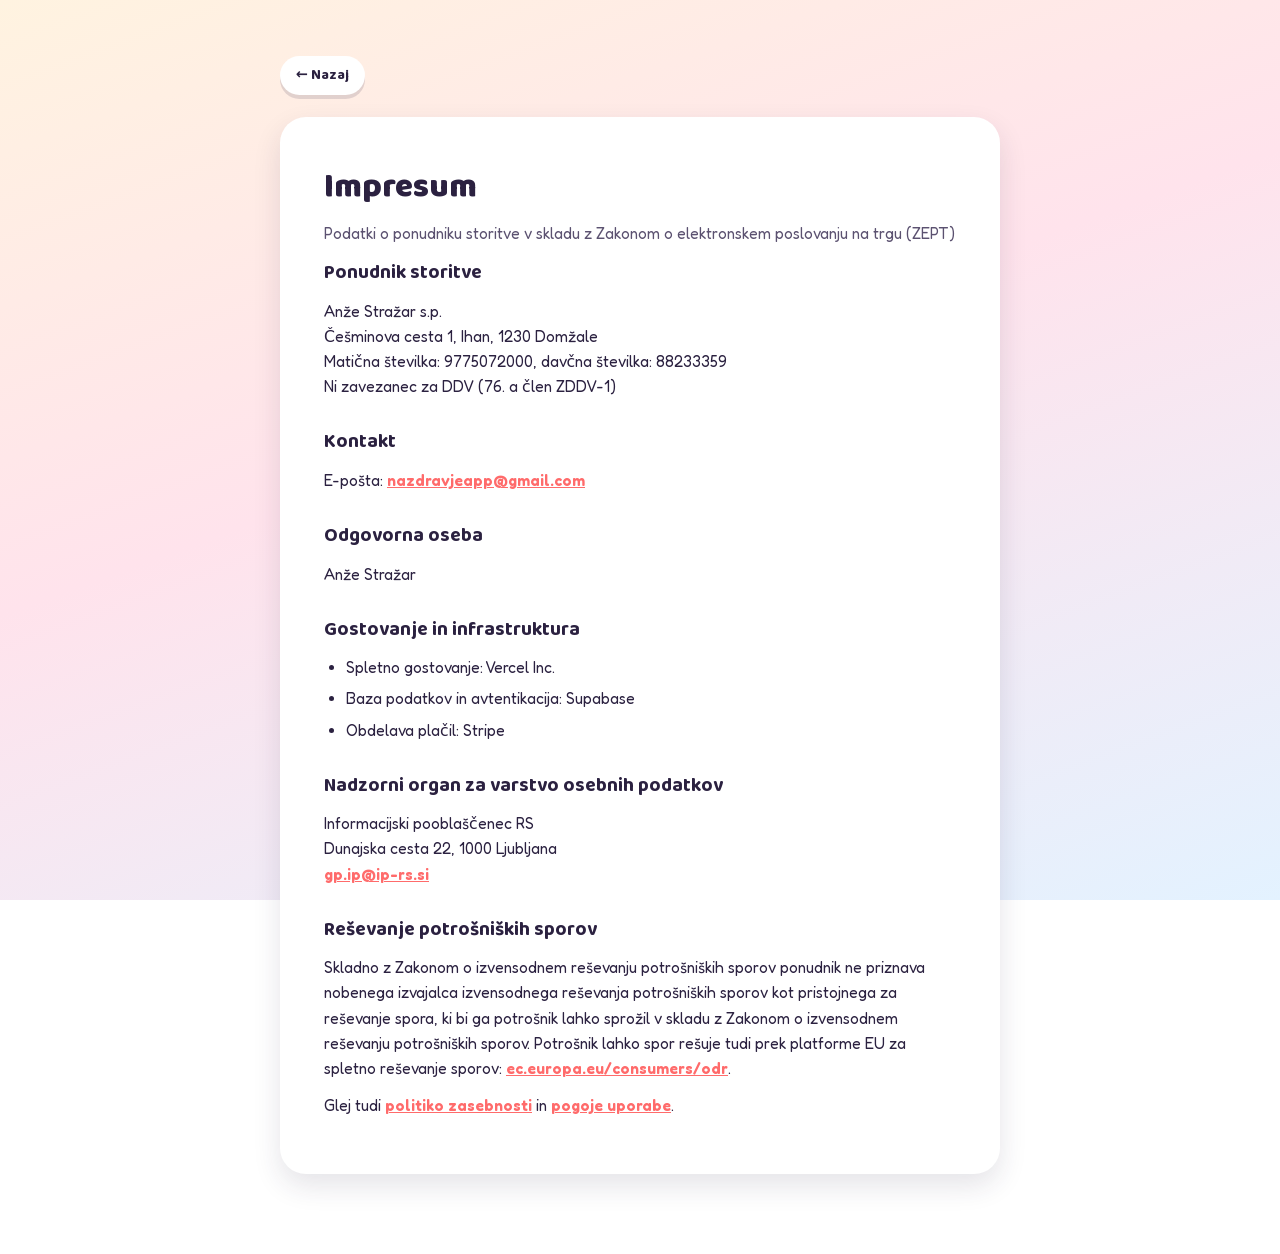
<file: impressum.html>
<!DOCTYPE html>
<html lang="sl">
<head>
  <meta charset="UTF-8" />
  <meta name="viewport" content="width=device-width, initial-scale=1.0" />
  <meta name="theme-color" content="#ff6b6b" />
  <meta name="robots" content="noindex" />
  <title>Impresum — Na Zdravje! 🍻</title>
  <link rel="icon" type="image/png" sizes="32x32" href="/img/favicon-32.png" />
  <link rel="stylesheet" href="css/fonts.css" />
  <link rel="stylesheet" href="css/legal.css" />
</head>
<body>
  <div class="legal-wrap">
    <a class="legal-back" href="landing.html">← Nazaj</a>
    <div class="legal-card">
      <h1>Impresum</h1>
      <p class="legal-updated">Podatki o ponudniku storitve v skladu z Zakonom o elektronskem
      poslovanju na trgu (ZEPT)</p>

      <h2>Ponudnik storitve</h2>
      <p>
        Anže Stražar s.p.<br>
        Češminova cesta 1, Ihan, 1230 Domžale<br>
        Matična številka: 9775072000, davčna številka: 88233359<br>
        Ni zavezanec za DDV (76. a člen ZDDV-1)
      </p>

      <h2>Kontakt</h2>
      <p>E-pošta: <a href="mailto:nazdravjeapp@gmail.com">nazdravjeapp@gmail.com</a></p>

      <h2>Odgovorna oseba</h2>
      <p>Anže Stražar</p>

      <h2>Gostovanje in infrastruktura</h2>
      <ul>
        <li>Spletno gostovanje: Vercel Inc.</li>
        <li>Baza podatkov in avtentikacija: Supabase</li>
        <li>Obdelava plačil: Stripe</li>
      </ul>

      <h2>Nadzorni organ za varstvo osebnih podatkov</h2>
      <p>Informacijski pooblaščenec RS<br>
      Dunajska cesta 22, 1000 Ljubljana<br>
      <a href="mailto:gp.ip@ip-rs.si">gp.ip@ip-rs.si</a></p>

      <h2>Reševanje potrošniških sporov</h2>
      <p>Skladno z Zakonom o izvensodnem reševanju potrošniških sporov ponudnik ne priznava
      nobenega izvajalca izvensodnega reševanja potrošniških sporov kot pristojnega za reševanje
      spora, ki bi ga potrošnik lahko sprožil v skladu z Zakonom o izvensodnem reševanju
      potrošniških sporov. Potrošnik lahko spor rešuje tudi prek platforme EU za spletno
      reševanje sporov: <a href="https://ec.europa.eu/consumers/odr" target="_blank"
      rel="noopener">ec.europa.eu/consumers/odr</a>.</p>

      <p>Glej tudi <a href="privacy.html">politiko zasebnosti</a> in
      <a href="terms.html">pogoje uporabe</a>.</p>

    </div>
  </div>
</body>
</html>
</file>
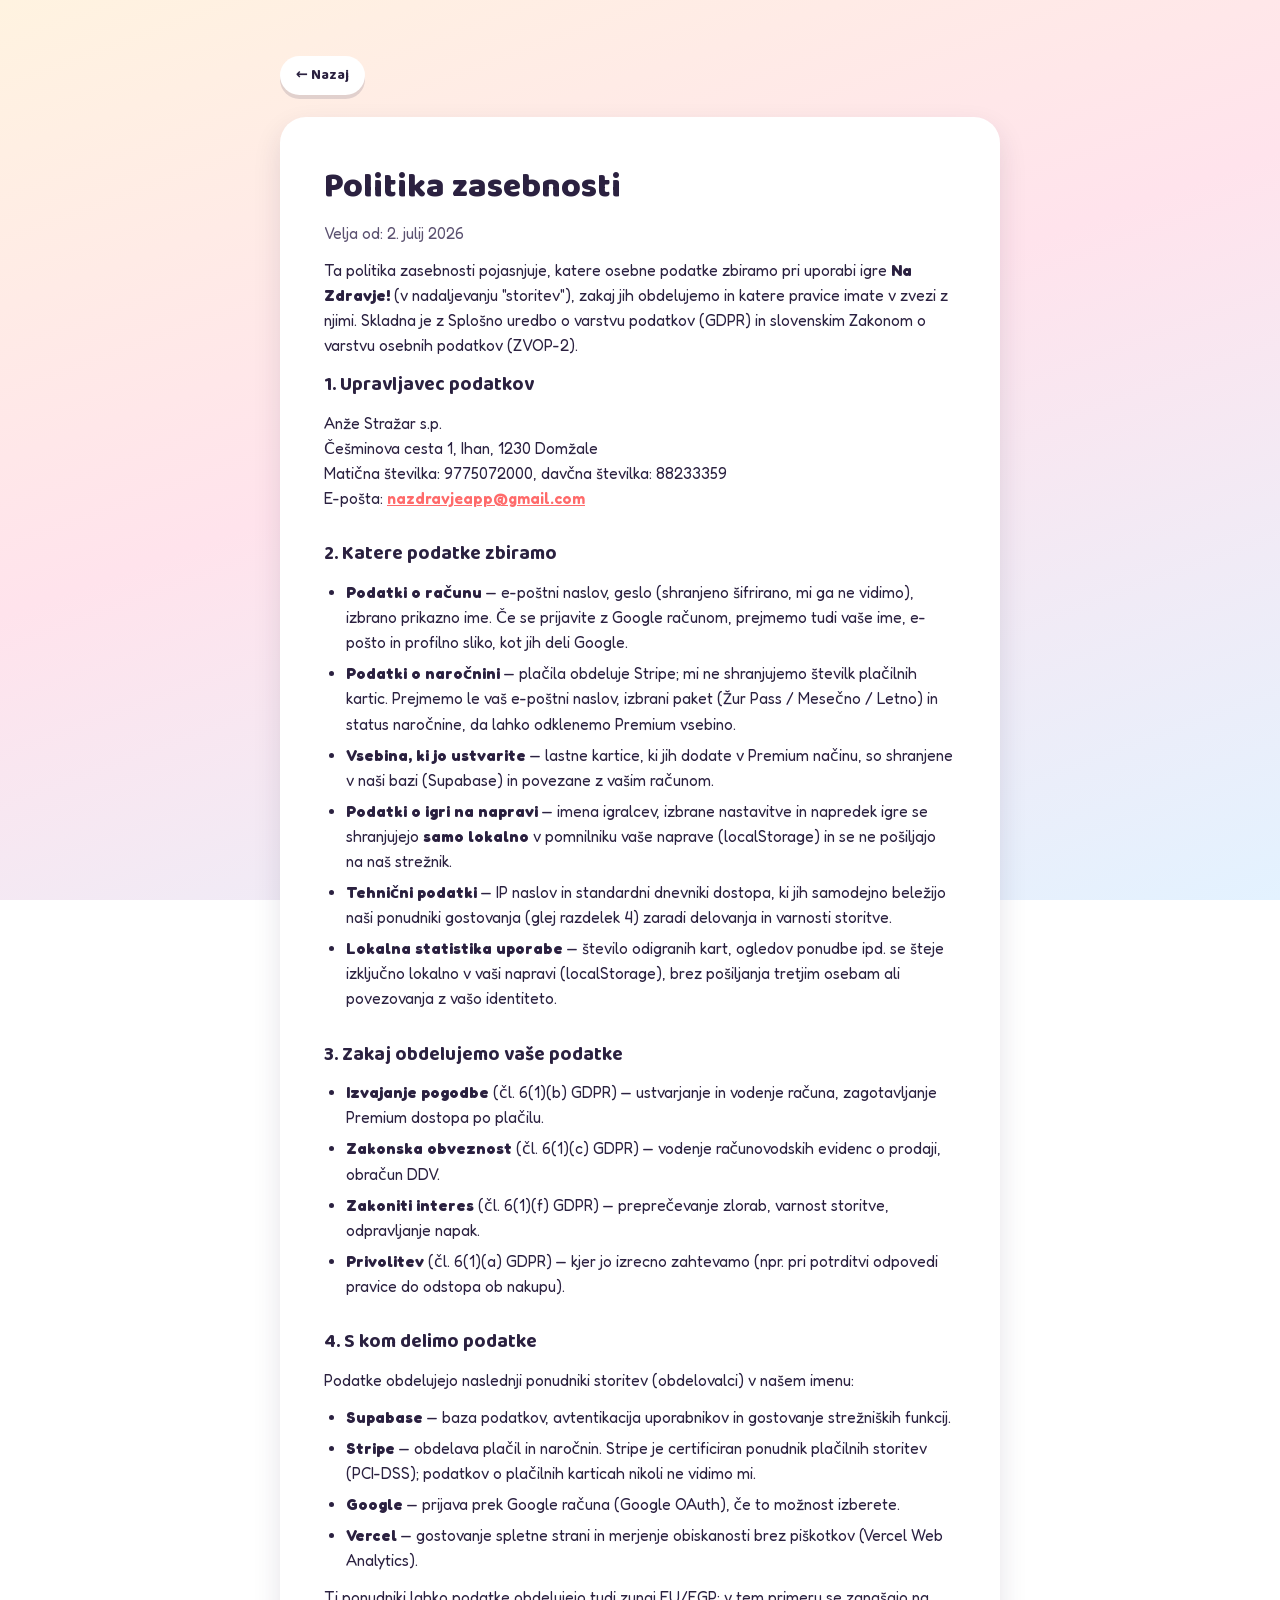
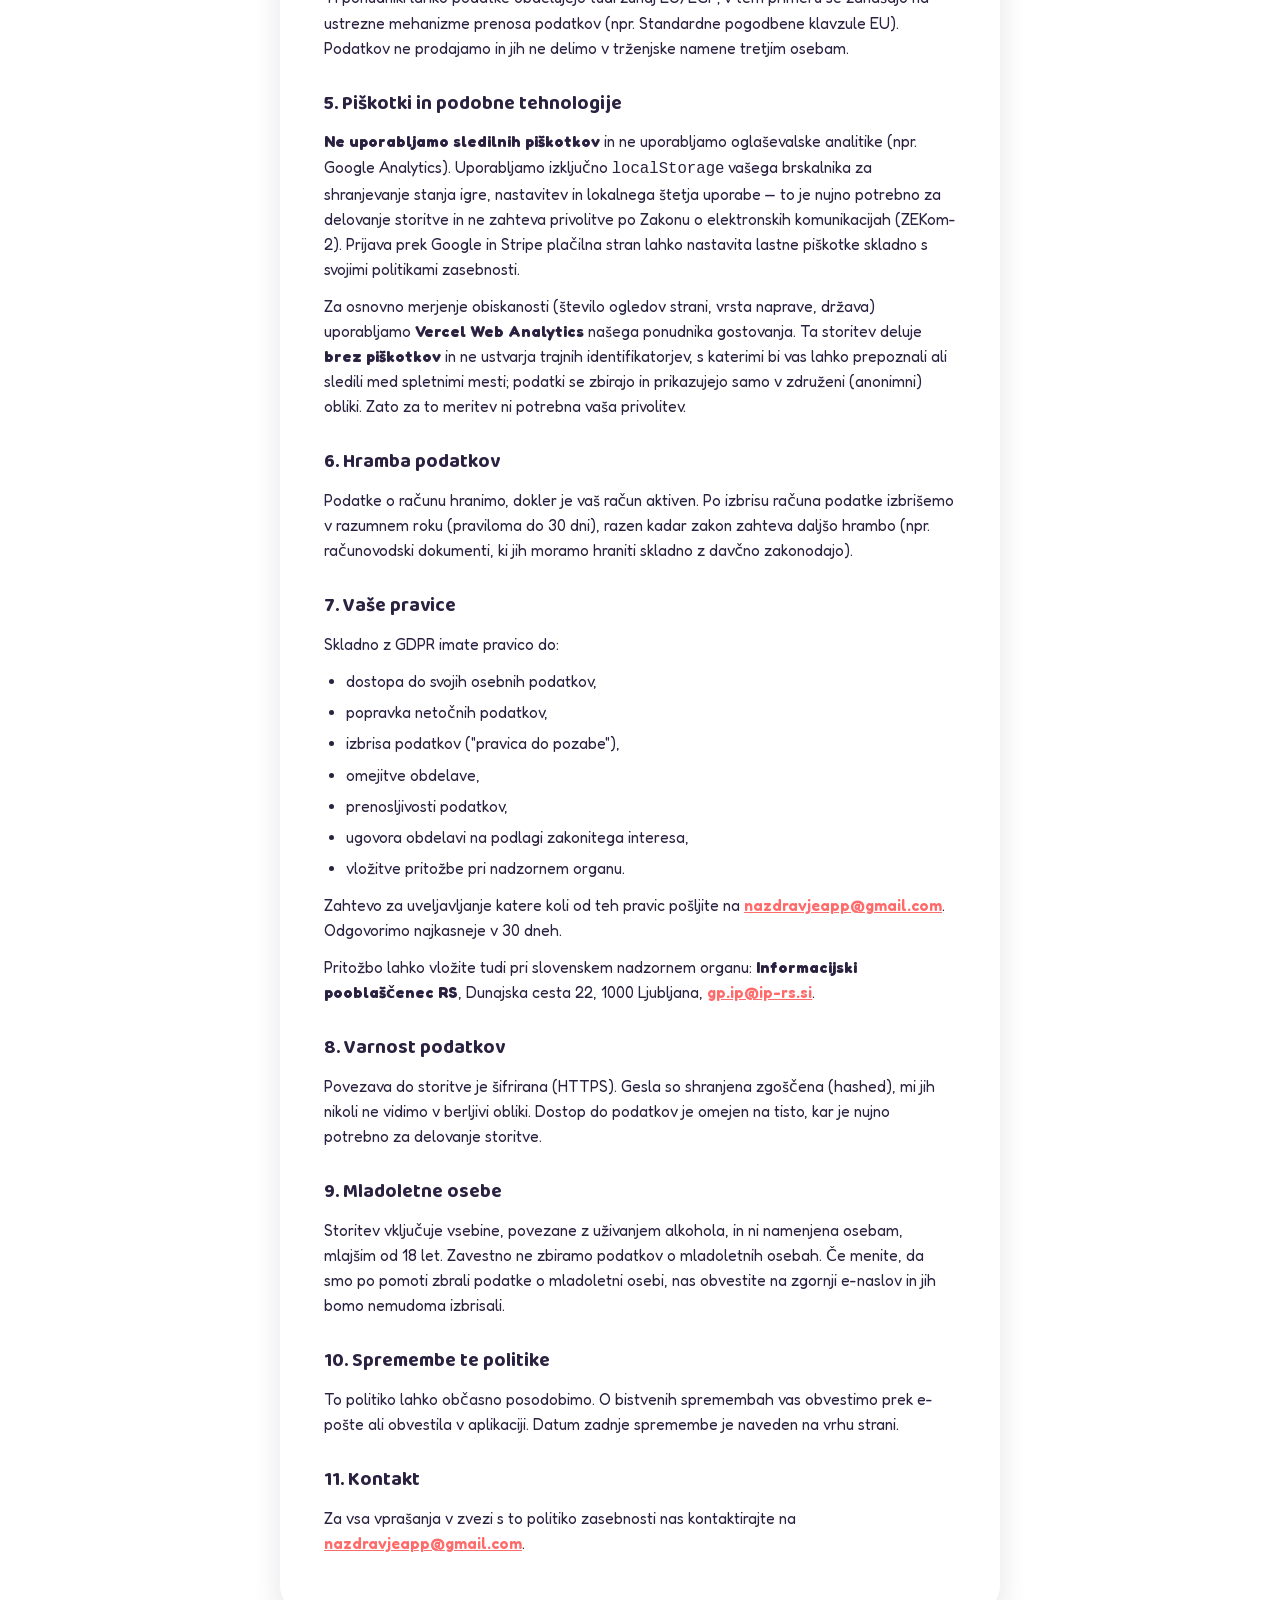
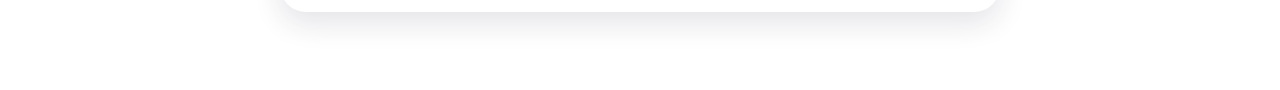
<file: privacy.html>
<!DOCTYPE html>
<html lang="sl">
<head>
  <meta charset="UTF-8" />
  <meta name="viewport" content="width=device-width, initial-scale=1.0" />
  <meta name="theme-color" content="#ff6b6b" />
  <meta name="robots" content="noindex" />
  <title>Politika zasebnosti — Na Zdravje! 🍻</title>
  <link rel="icon" type="image/png" sizes="32x32" href="/img/favicon-32.png" />
  <link rel="stylesheet" href="css/fonts.css" />
  <link rel="stylesheet" href="css/legal.css" />
</head>
<body>
  <div class="legal-wrap">
    <a class="legal-back" href="landing.html">← Nazaj</a>
    <div class="legal-card">
      <h1>Politika zasebnosti</h1>
      <p class="legal-updated">Velja od: 2. julij 2026</p>

      <p>Ta politika zasebnosti pojasnjuje, katere osebne podatke zbiramo pri uporabi igre
      <b>Na Zdravje!</b> (v nadaljevanju "storitev"), zakaj jih obdelujemo in katere pravice
      imate v zvezi z njimi. Skladna je z Splošno uredbo o varstvu podatkov (GDPR) in
      slovenskim Zakonom o varstvu osebnih podatkov (ZVOP-2).</p>

      <h2>1. Upravljavec podatkov</h2>
      <p>
        Anže Stražar s.p.<br>
        Češminova cesta 1, Ihan, 1230 Domžale<br>
        Matična številka: 9775072000, davčna številka: 88233359<br>
        E-pošta: <a href="mailto:nazdravjeapp@gmail.com">nazdravjeapp@gmail.com</a>
      </p>

      <h2>2. Katere podatke zbiramo</h2>
      <ul>
        <li><b>Podatki o računu</b> — e-poštni naslov, geslo (shranjeno šifrirano, mi ga ne vidimo), izbrano prikazno ime. Če se prijavite z Google računom, prejmemo tudi vaše ime, e-pošto in profilno sliko, kot jih deli Google.</li>
        <li><b>Podatki o naročnini</b> — plačila obdeluje Stripe; mi ne shranjujemo številk plačilnih kartic. Prejmemo le vaš e-poštni naslov, izbrani paket (Žur Pass / Mesečno / Letno) in status naročnine, da lahko odklenemo Premium vsebino.</li>
        <li><b>Vsebina, ki jo ustvarite</b> — lastne kartice, ki jih dodate v Premium načinu, so shranjene v naši bazi (Supabase) in povezane z vašim računom.</li>
        <li><b>Podatki o igri na napravi</b> — imena igralcev, izbrane nastavitve in napredek igre se shranjujejo <b>samo lokalno</b> v pomnilniku vaše naprave (localStorage) in se ne pošiljajo na naš strežnik.</li>
        <li><b>Tehnični podatki</b> — IP naslov in standardni dnevniki dostopa, ki jih samodejno beležijo naši ponudniki gostovanja (glej razdelek 4) zaradi delovanja in varnosti storitve.</li>
        <li><b>Lokalna statistika uporabe</b> — število odigranih kart, ogledov ponudbe ipd. se šteje izključno lokalno v vaši napravi (localStorage), brez pošiljanja tretjim osebam ali povezovanja z vašo identiteto.</li>
      </ul>

      <h2>3. Zakaj obdelujemo vaše podatke</h2>
      <ul>
        <li><b>Izvajanje pogodbe</b> (čl. 6(1)(b) GDPR) — ustvarjanje in vodenje računa, zagotavljanje Premium dostopa po plačilu.</li>
        <li><b>Zakonska obveznost</b> (čl. 6(1)(c) GDPR) — vodenje računovodskih evidenc o prodaji, obračun DDV.</li>
        <li><b>Zakoniti interes</b> (čl. 6(1)(f) GDPR) — preprečevanje zlorab, varnost storitve, odpravljanje napak.</li>
        <li><b>Privolitev</b> (čl. 6(1)(a) GDPR) — kjer jo izrecno zahtevamo (npr. pri potrditvi odpovedi pravice do odstopa ob nakupu).</li>
      </ul>

      <h2>4. S kom delimo podatke</h2>
      <p>Podatke obdelujejo naslednji ponudniki storitev (obdelovalci) v našem imenu:</p>
      <ul>
        <li><b>Supabase</b> — baza podatkov, avtentikacija uporabnikov in gostovanje strežniških funkcij.</li>
        <li><b>Stripe</b> — obdelava plačil in naročnin. Stripe je certificiran ponudnik plačilnih storitev (PCI-DSS); podatkov o plačilnih karticah nikoli ne vidimo mi.</li>
        <li><b>Google</b> — prijava prek Google računa (Google OAuth), če to možnost izberete.</li>
        <li><b>Vercel</b> — gostovanje spletne strani in merjenje obiskanosti brez piškotkov (Vercel Web Analytics).</li>
      </ul>
      <p>Ti ponudniki lahko podatke obdelujejo tudi zunaj EU/EGP; v tem primeru se zanašajo na
      ustrezne mehanizme prenosa podatkov (npr. Standardne pogodbene klavzule EU). Podatkov ne
      prodajamo in jih ne delimo v trženjske namene tretjim osebam.</p>

      <h2>5. Piškotki in podobne tehnologije</h2>
      <p><b>Ne uporabljamo sledilnih piškotkov</b> in ne uporabljamo oglaševalske analitike
      (npr. Google Analytics). Uporabljamo izključno <code>localStorage</code> vašega brskalnika
      za shranjevanje stanja igre, nastavitev in lokalnega štetja uporabe — to je nujno potrebno
      za delovanje storitve in ne zahteva privolitve po Zakonu o elektronskih komunikacijah
      (ZEKom-2). Prijava prek Google in Stripe plačilna stran lahko nastavita lastne piškotke
      skladno s svojimi politikami zasebnosti.</p>
      <p>Za osnovno merjenje obiskanosti (število ogledov strani, vrsta naprave, država)
      uporabljamo <b>Vercel Web Analytics</b> našega ponudnika gostovanja. Ta storitev deluje
      <b>brez piškotkov</b> in ne ustvarja trajnih identifikatorjev, s katerimi bi vas lahko
      prepoznali ali sledili med spletnimi mesti; podatki se zbirajo in prikazujejo samo v
      združeni (anonimni) obliki. Zato za to meritev ni potrebna vaša privolitev.</p>

      <h2>6. Hramba podatkov</h2>
      <p>Podatke o računu hranimo, dokler je vaš račun aktiven. Po izbrisu računa podatke
      izbrišemo v razumnem roku (praviloma do 30 dni), razen kadar zakon zahteva daljšo hrambo
      (npr. računovodski dokumenti, ki jih moramo hraniti skladno z davčno zakonodajo).</p>

      <h2>7. Vaše pravice</h2>
      <p>Skladno z GDPR imate pravico do:</p>
      <ul>
        <li>dostopa do svojih osebnih podatkov,</li>
        <li>popravka netočnih podatkov,</li>
        <li>izbrisa podatkov ("pravica do pozabe"),</li>
        <li>omejitve obdelave,</li>
        <li>prenosljivosti podatkov,</li>
        <li>ugovora obdelavi na podlagi zakonitega interesa,</li>
        <li>vložitve pritožbe pri nadzornem organu.</li>
      </ul>
      <p>Zahtevo za uveljavljanje katere koli od teh pravic pošljite na
      <a href="mailto:nazdravjeapp@gmail.com">nazdravjeapp@gmail.com</a>. Odgovorimo najkasneje
      v 30 dneh.</p>
      <p>Pritožbo lahko vložite tudi pri slovenskem nadzornem organu: <b>Informacijski
      pooblaščenec RS</b>, Dunajska cesta 22, 1000 Ljubljana, <a href="mailto:gp.ip@ip-rs.si">gp.ip@ip-rs.si</a>.</p>

      <h2>8. Varnost podatkov</h2>
      <p>Povezava do storitve je šifrirana (HTTPS). Gesla so shranjena zgoščena (hashed), mi jih
      nikoli ne vidimo v berljivi obliki. Dostop do podatkov je omejen na tisto, kar je nujno
      potrebno za delovanje storitve.</p>

      <h2>9. Mladoletne osebe</h2>
      <p>Storitev vključuje vsebine, povezane z uživanjem alkohola, in ni namenjena osebam,
      mlajšim od 18 let. Zavestno ne zbiramo podatkov o mladoletnih osebah. Če menite, da smo
      po pomoti zbrali podatke o mladoletni osebi, nas obvestite na zgornji e-naslov in jih bomo
      nemudoma izbrisali.</p>

      <h2>10. Spremembe te politike</h2>
      <p>To politiko lahko občasno posodobimo. O bistvenih spremembah vas obvestimo prek
      e-pošte ali obvestila v aplikaciji. Datum zadnje spremembe je naveden na vrhu strani.</p>

      <h2>11. Kontakt</h2>
      <p>Za vsa vprašanja v zvezi s to politiko zasebnosti nas kontaktirajte na
      <a href="mailto:nazdravjeapp@gmail.com">nazdravjeapp@gmail.com</a>.</p>

    </div>
  </div>
</body>
</html>
</file>
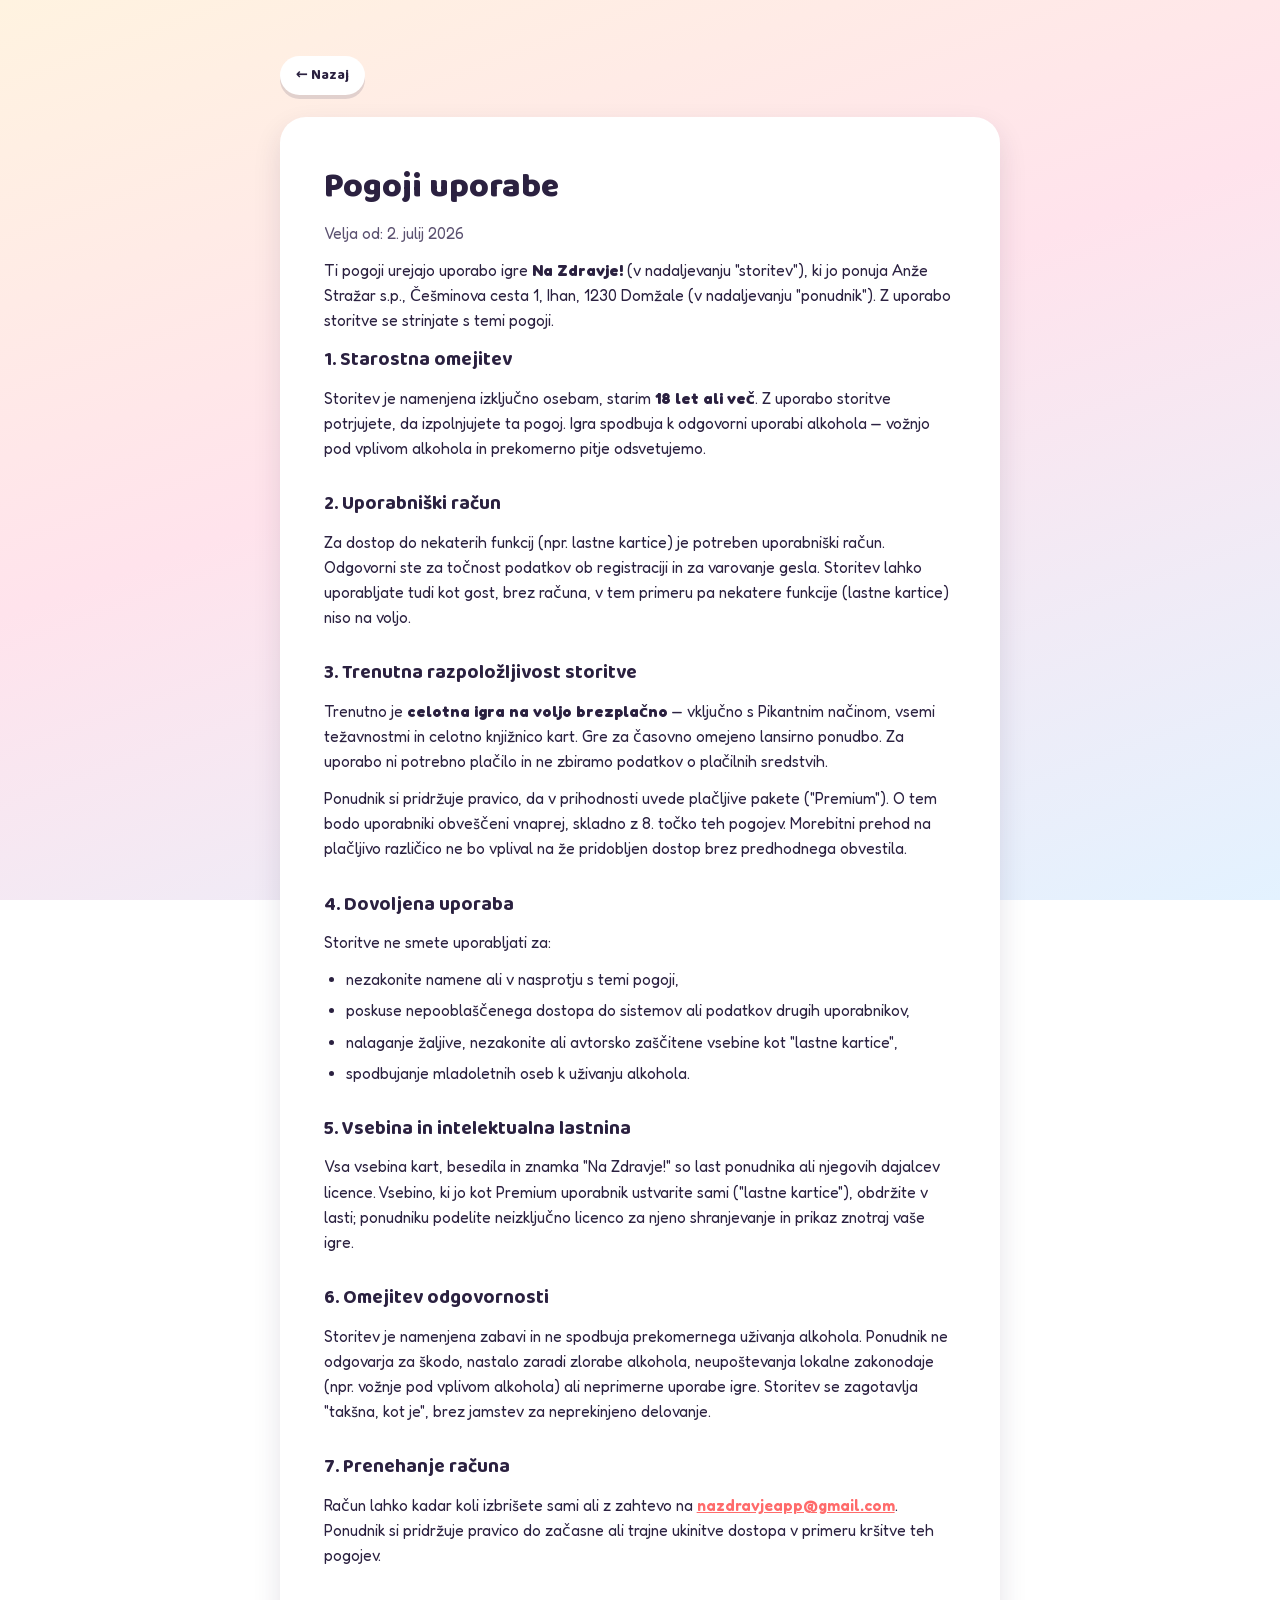
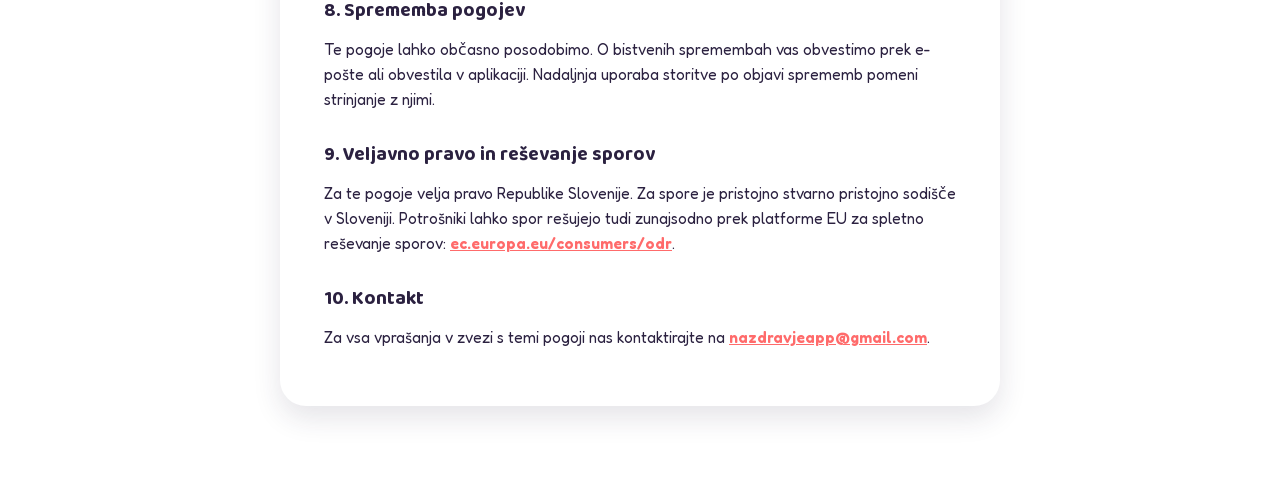
<file: terms.html>
<!DOCTYPE html>
<html lang="sl">
<head>
  <meta charset="UTF-8" />
  <meta name="viewport" content="width=device-width, initial-scale=1.0" />
  <meta name="theme-color" content="#ff6b6b" />
  <meta name="robots" content="noindex" />
  <title>Pogoji uporabe — Na Zdravje! 🍻</title>
  <link rel="icon" type="image/png" sizes="32x32" href="/img/favicon-32.png" />
  <link rel="stylesheet" href="css/fonts.css" />
  <link rel="stylesheet" href="css/legal.css" />
</head>
<body>
  <div class="legal-wrap">
    <a class="legal-back" href="landing.html">← Nazaj</a>
    <div class="legal-card">
      <h1>Pogoji uporabe</h1>
      <p class="legal-updated">Velja od: 2. julij 2026</p>

      <p>Ti pogoji urejajo uporabo igre <b>Na Zdravje!</b> (v nadaljevanju "storitev"), ki jo
      ponuja Anže Stražar s.p., Češminova cesta 1, Ihan, 1230 Domžale (v
      nadaljevanju "ponudnik"). Z uporabo storitve se strinjate s temi pogoji.</p>

      <h2>1. Starostna omejitev</h2>
      <p>Storitev je namenjena izključno osebam, starim <b>18 let ali več</b>. Z uporabo
      storitve potrjujete, da izpolnjujete ta pogoj. Igra spodbuja k odgovorni uporabi alkohola
      — vožnjo pod vplivom alkohola in prekomerno pitje odsvetujemo.</p>

      <h2>2. Uporabniški račun</h2>
      <p>Za dostop do nekaterih funkcij (npr. lastne kartice) je potreben uporabniški račun.
      Odgovorni ste za točnost podatkov ob registraciji in za varovanje gesla. Storitev lahko
      uporabljate tudi kot gost, brez računa, v tem primeru pa nekatere funkcije (lastne
      kartice) niso na voljo.</p>

      <h2>3. Trenutna razpoložljivost storitve</h2>
      <p>Trenutno je <b>celotna igra na voljo brezplačno</b> — vključno s Pikantnim načinom, vsemi
      težavnostmi in celotno knjižnico kart. Gre za časovno omejeno lansirno ponudbo. Za uporabo
      ni potrebno plačilo in ne zbiramo podatkov o plačilnih sredstvih.</p>
      <p>Ponudnik si pridržuje pravico, da v prihodnosti uvede plačljive pakete ("Premium"). O
      tem bodo uporabniki obveščeni vnaprej, skladno z 8. točko teh pogojev. Morebitni prehod na
      plačljivo različico ne bo vplival na že pridobljen dostop brez predhodnega obvestila.</p>

      <!-- ============================================================
           PLAČLJIVA RAZLIČICA — začasno skrito med brezplačnim zagonom.
           Ob ponovni uvedbi plačil odkomentiraj spodnje razdelke (in
           preštevilči razdelke od 4 naprej), ter v js/entitlement.js
           nastavi FREE_LAUNCH_MODE = false.
           ============================================================
      <h2>3. Brezplačna in plačljiva različica</h2>
      <p>Osnovna (Klasično) različica igre je brezplačna, z omejenim naborom kart. Plačljiva
      naročnina ("Premium") odklene način Pikantno, vse težavnosti in celotno knjižnico kart, v
      naslednjih paketih:</p>
      <ul>
        <li><b>Žur Pass</b> — časovno omejen dostop za 48 ur, enkratno plačilo.</li>
        <li><b>Mesečno</b> — mesečna naročnina s samodejnim podaljševanjem.</li>
        <li><b>Letno</b> — letna naročnina s samodejnim podaljševanjem.</li>
      </ul>

      <h2>4. Cene in plačilo</h2>
      <p>Cene so izražene v evrih (EUR). Ponudnik ni zavezanec za DDV (76. a člen ZDDV-1),
      zato DDV ni obračunan in prikazane cene predstavljajo končni znesek za plačilo. Plačila
      obdeluje tretji ponudnik plačilnih storitev, Stripe. S klikom na gumb za nakup boste
      preusmerjeni na varno plačilno stran Stripe.</p>

      <h2>5. Samodejno podaljševanje naročnine</h2>
      <p>Naročnini Mesečno in Letno se ob poteku obdobja samodejno podaljšata, razen če jih
      pred iztekom tekočega obdobja prekličete. Žur Pass se ne podaljšuje samodejno in preneha
      veljati po 48 urah. Naročnino lahko kadar koli prekličete s pisno zahtevo na
      <a href="mailto:nazdravjeapp@gmail.com">nazdravjeapp@gmail.com</a>; preklic prepreči naslednje
      samodejno plačilo, dostop pa ostane aktiven do konca že plačanega obdobja.</p>

      <h2>6. Pravica do odstopa od pogodbe (14 dni)</h2>
      <p>V skladu z Zakonom o varstvu potrošnikov (ZVPot-1) imate pri nakupih na daljavo
      praviloma pravico, da v 14 dneh od sklenitve pogodbe odstopite od nje brez navedbe
      razloga. Ker gre pri naši storitvi za <b>digitalno vsebino, ki se ne dobavi na fizičnem
      nosilcu podatkov</b>, ta pravica preneha veljati v trenutku, ko:</p>
      <ul>
        <li>izrecno privolite, da se z izvajanjem storitve (odklepom Premium vsebine) začne
        pred potekom 14-dnevnega roka za odstop, in</li>
        <li>potrdite, da s tem soglasjem izgubite pravico do odstopa od pogodbe.</li>
      </ul>
      <p>To privolitev izrecno potrdite pred vsakim nakupom, preden vas preusmerimo na plačilno
      stran. Ne glede na navedeno obdržite vse zakonsko določene pravice v primeru, da storitev
      ni skladna s temi pogoji (npr. Premium vsebina po plačilu ni dostopna zaradi napake na
      naši strani) — v tem primeru nas kontaktirajte na spodnji e-naslov.</p>

      <h2>7. Vračila</h2>
      <p>Ker s privolitvijo iz 6. točke izgubite pravico do odstopa, vračila po uspešno
      izvedenem nakupu praviloma niso mogoča. Kljub temu vas v primeru napačno zaračunanega
      zneska, podvojenega plačila ali tehnične napake, zaradi katere Premium vsebina ni bila
      dostopna, prosimo, da nas kontaktirate na
      <a href="mailto:nazdravjeapp@gmail.com">nazdravjeapp@gmail.com</a> — take primere
      obravnavamo posamično.</p>
           ============================================================ -->

      <h2>4. Dovoljena uporaba</h2>
      <p>Storitve ne smete uporabljati za:</p>
      <ul>
        <li>nezakonite namene ali v nasprotju s temi pogoji,</li>
        <li>poskuse nepooblaščenega dostopa do sistemov ali podatkov drugih uporabnikov,</li>
        <li>nalaganje žaljive, nezakonite ali avtorsko zaščitene vsebine kot "lastne kartice",</li>
        <li>spodbujanje mladoletnih oseb k uživanju alkohola.</li>
      </ul>

      <h2>5. Vsebina in intelektualna lastnina</h2>
      <p>Vsa vsebina kart, besedila in znamka "Na Zdravje!" so last ponudnika ali njegovih
      dajalcev licence. Vsebino, ki jo kot Premium uporabnik ustvarite sami ("lastne kartice"),
      obdržite v lasti; ponudniku podelite neizključno licenco za njeno shranjevanje in prikaz
      znotraj vaše igre.</p>

      <h2>6. Omejitev odgovornosti</h2>
      <p>Storitev je namenjena zabavi in ne spodbuja prekomernega uživanja alkohola. Ponudnik ne
      odgovarja za škodo, nastalo zaradi zlorabe alkohola, neupoštevanja lokalne zakonodaje
      (npr. vožnje pod vplivom alkohola) ali neprimerne uporabe igre. Storitev se zagotavlja
      "takšna, kot je", brez jamstev za neprekinjeno delovanje.</p>

      <h2>7. Prenehanje računa</h2>
      <p>Račun lahko kadar koli izbrišete sami ali z zahtevo na
      <a href="mailto:nazdravjeapp@gmail.com">nazdravjeapp@gmail.com</a>. Ponudnik si pridržuje
      pravico do začasne ali trajne ukinitve dostopa v primeru kršitve teh pogojev.</p>

      <h2>8. Sprememba pogojev</h2>
      <p>Te pogoje lahko občasno posodobimo. O bistvenih spremembah vas obvestimo prek e-pošte
      ali obvestila v aplikaciji. Nadaljnja uporaba storitve po objavi sprememb pomeni strinjanje
      z njimi.</p>

      <h2>9. Veljavno pravo in reševanje sporov</h2>
      <p>Za te pogoje velja pravo Republike Slovenije. Za spore je pristojno stvarno pristojno
      sodišče v Sloveniji. Potrošniki lahko spor rešujejo tudi zunajsodno prek platforme EU za
      spletno reševanje sporov:
      <a href="https://ec.europa.eu/consumers/odr" target="_blank" rel="noopener">ec.europa.eu/consumers/odr</a>.</p>

      <h2>10. Kontakt</h2>
      <p>Za vsa vprašanja v zvezi s temi pogoji nas kontaktirajte na
      <a href="mailto:nazdravjeapp@gmail.com">nazdravjeapp@gmail.com</a>.</p>

    </div>
  </div>
</body>
</html>
</file>
<file: css/fonts.css>
/* ===========================================================
   fonts.css — self-hosted Fredoka + Baloo 2 (was Google Fonts CDN).
   Loading fonts directly from fonts.googleapis.com/fonts.gstatic.com
   sends every visitor's IP to Google before consent, which is a
   flagged GDPR/ePrivacy issue in the EU. Self-hosting removes that
   third-party request entirely — same files, no external call.
   =========================================================== */

@font-face {
  font-family: 'Fredoka';
  font-style: normal;
  font-weight: 400 700;
  font-display: swap;
  src: url('../fonts/fredoka-latin.woff2') format('woff2');
  unicode-range: U+0000-00FF, U+0131, U+0152-0153, U+02BB-02BC, U+02C6, U+02DA, U+02DC, U+0304, U+0308, U+0329, U+2000-206F, U+20AC, U+2122, U+2191, U+2193, U+2212, U+2215, U+FEFF, U+FFFD;
}
@font-face {
  font-family: 'Fredoka';
  font-style: normal;
  font-weight: 400 700;
  font-display: swap;
  src: url('../fonts/fredoka-latin-ext.woff2') format('woff2');
  unicode-range: U+0100-02BA, U+02BD-02C5, U+02C7-02CC, U+02CE-02D7, U+02DD-02FF, U+0304, U+0308, U+0329, U+1D00-1DBF, U+1E00-1E9F, U+1EF2-1EFF, U+2020, U+20A0-20AB, U+20AD-20C0, U+2113, U+2C60-2C7F, U+A720-A7FF;
}

@font-face {
  font-family: 'Baloo 2';
  font-style: normal;
  font-weight: 600 800;
  font-display: swap;
  src: url('../fonts/baloo2-latin.woff2') format('woff2');
  unicode-range: U+0000-00FF, U+0131, U+0152-0153, U+02BB-02BC, U+02C6, U+02DA, U+02DC, U+0304, U+0308, U+0329, U+2000-206F, U+20AC, U+2122, U+2191, U+2193, U+2212, U+2215, U+FEFF, U+FFFD;
}
@font-face {
  font-family: 'Baloo 2';
  font-style: normal;
  font-weight: 600 800;
  font-display: swap;
  src: url('../fonts/baloo2-latin-ext.woff2') format('woff2');
  unicode-range: U+0100-02BA, U+02BD-02C5, U+02C7-02CC, U+02CE-02D7, U+02DD-02FF, U+0304, U+0308, U+0329, U+1D00-1DBF, U+1E00-1E9F, U+1EF2-1EFF, U+2020, U+20A0-20AB, U+20AD-20C0, U+2113, U+2C60-2C7F, U+A720-A7FF;
}
</file>
<file: css/legal.css>
/* ===========================================================
   legal.css — shared layout for privacy / terms / impressum pages.
   Same brand tokens as landing.css, kept standalone (no dependency
   on landing.css) since these are simple document pages.
   =========================================================== */

:root {
  --coral:       #ff6b6b;
  --ink:         #2b2140;
  --ink-soft:    #5b5170;
  --cream:       #fff8f0;
  --white:       #ffffff;
  --font-display:"Baloo 2", system-ui, sans-serif;
  --font-body:   "Fredoka", system-ui, sans-serif;
  --radius:      18px;
  --radius-lg:   26px;
}

* { box-sizing: border-box; }
body {
  margin: 0;
  font-family: var(--font-body);
  color: var(--ink);
  background: linear-gradient(160deg, #fff3e0 0%, #ffe3ec 45%, #e3f2ff 100%);
  background-attachment: fixed;
  line-height: 1.6;
}

.legal-wrap {
  max-width: 760px;
  margin: 0 auto;
  padding: clamp(24px, 5vw, 56px) 20px 80px;
}

.legal-back {
  display: inline-flex;
  align-items: center;
  gap: 6px;
  font-family: var(--font-display);
  font-weight: 700;
  color: var(--ink);
  text-decoration: none;
  background: var(--white);
  border-radius: 999px;
  padding: 8px 16px;
  box-shadow: 0 4px 0 rgba(43,33,64,.14);
  font-size: .9rem;
}

.legal-card {
  background: var(--white);
  border-radius: var(--radius-lg);
  box-shadow: 0 12px 28px rgba(43,33,64,.12);
  padding: clamp(22px, 5vw, 44px);
  margin-top: 22px;
}

.legal-card h1 {
  font-family: var(--font-display);
  font-weight: 800;
  font-size: clamp(1.6rem, 4vw, 2.1rem);
  margin: 0 0 6px;
}

.legal-updated {
  color: var(--ink-soft);
  font-size: .9rem;
  margin-bottom: 24px;
}

.legal-card h2 {
  font-family: var(--font-display);
  font-weight: 700;
  font-size: 1.2rem;
  margin: 28px 0 10px;
}

.legal-card h2:first-of-type { margin-top: 8px; }

.legal-card p { margin: 0 0 12px; font-size: .98rem; }
.legal-card ul { margin: 0 0 12px; padding-left: 22px; }
.legal-card li { margin-bottom: 6px; font-size: .98rem; }
.legal-card a { color: var(--coral); font-weight: 600; }

.legal-placeholder {
  background: #fff3cd;
  color: #8a6300;
  padding: 1px 6px;
  border-radius: 6px;
  font-weight: 700;
  font-size: .92em;
}

.legal-note {
  margin-top: 28px;
  padding: 14px 16px;
  background: var(--cream);
  border-radius: var(--radius);
  font-size: .88rem;
  color: var(--ink-soft);
}
</file>
